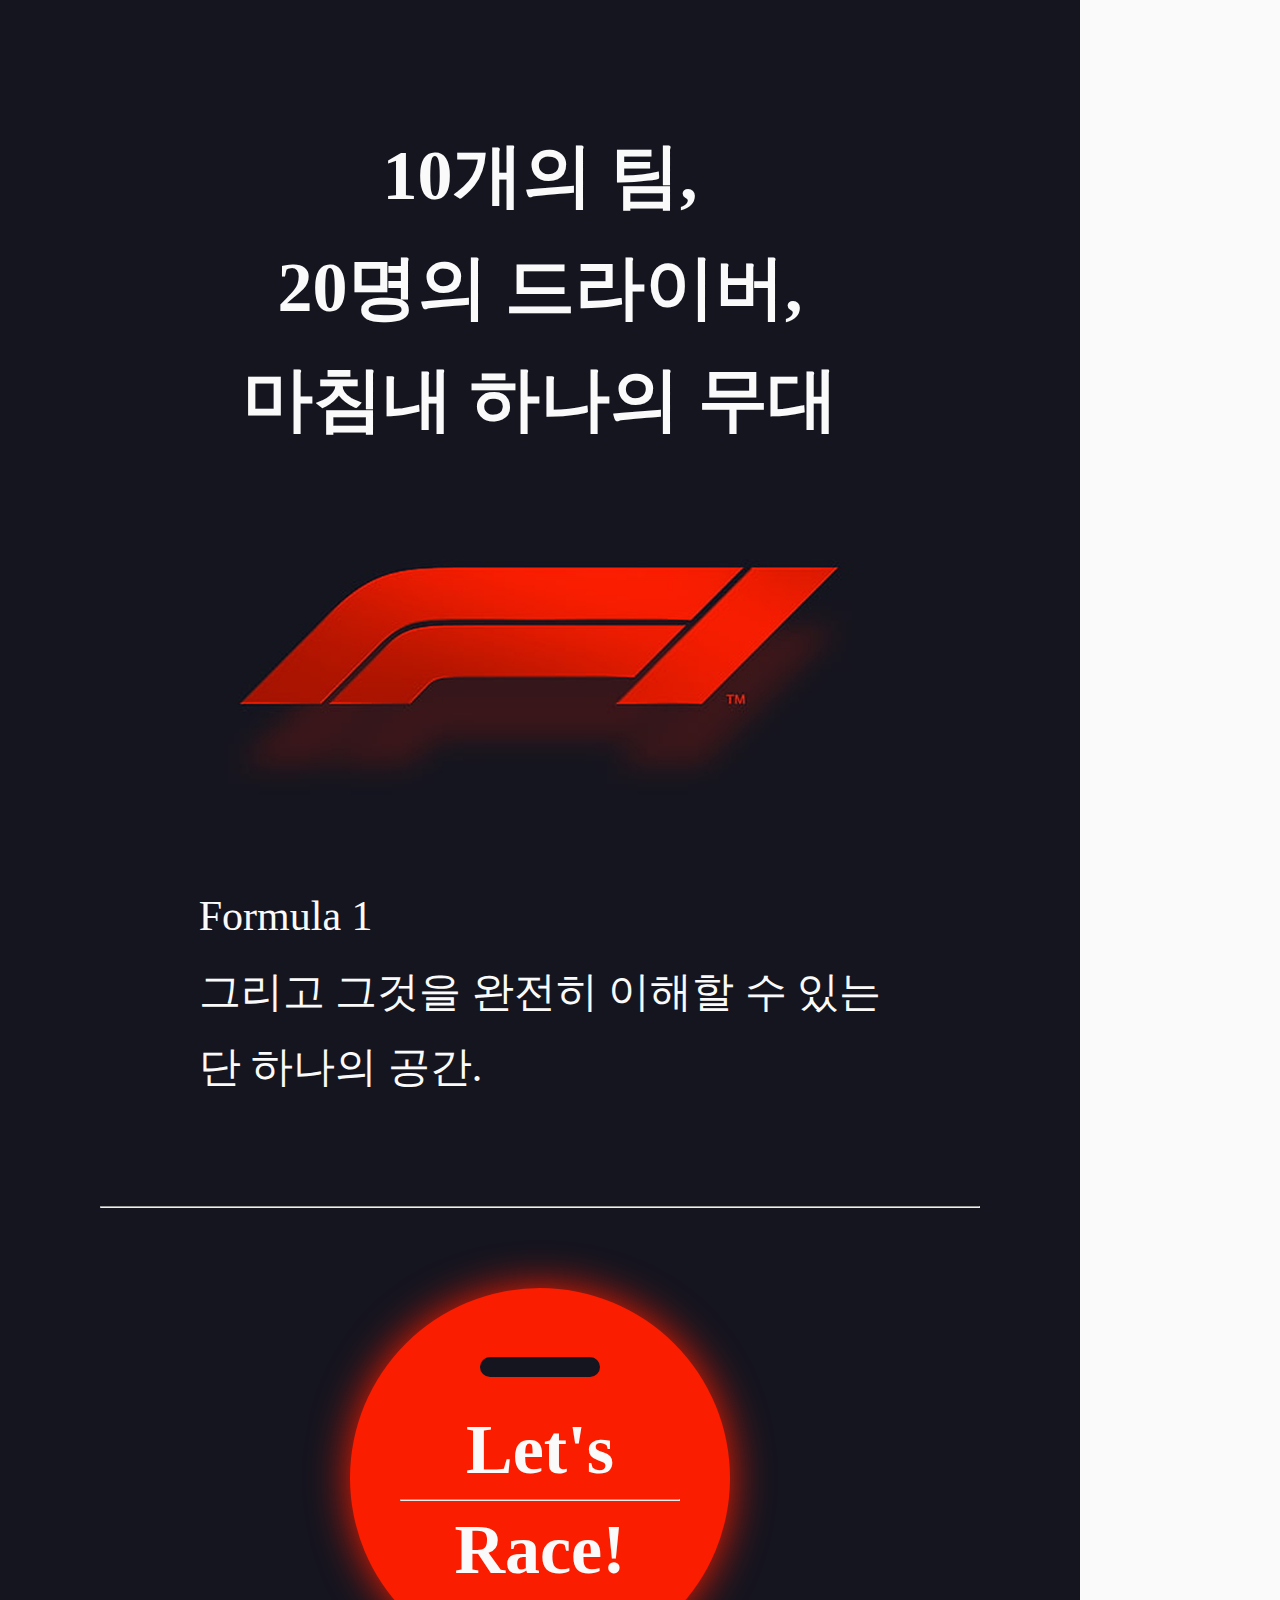
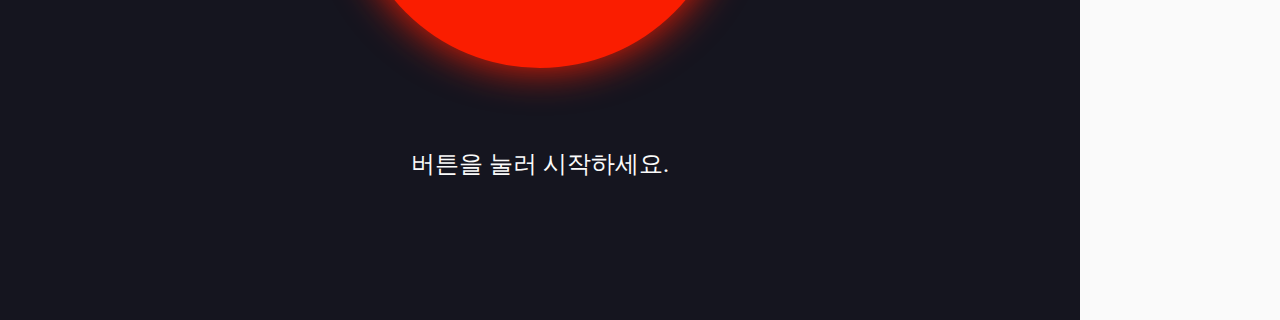
<file: index.html>
<!DOCTYPE html>
<html>
  <head>
    <title>Landing Page</title>
    <meta charset="UTF-8" />
    <link rel="preconnect" href="https://fonts.googleapis.com" />
    <link rel="preconnect" href="https://fonts.gstatic.com" crossorigin />
    <link
      href="https://fonts.googleapis.com/css2?family=Lexend:wght@100..900&family=Noto+Sans+KR:wght@100..900&family=Noto+Sans:ital,wght@0,100..900;1,100..900&family=Urbanist:ital,wght@0,100..900;1,100..900&display=swap"
      rel="stylesheet"
    />
    <link rel="stylesheet" type="text/css" href="style.css" />
  </head>
  <body>
    <div class="frame">
      <!-- 제목 영역 -->
      <div class="title-container">
        <p class="landing-title">
          10개의 팀,<br />
          20명의 드라이버,<br />
          마침내 하나의 무대
        </p>
      </div>
      <!-- 로고 이미지 영역 -->
      <div class="logo-container"></div>
      <!-- 서브 타이틀 영역 -->
      <div class="landing-sub-title">
        <p>
          Formula 1<br />
          그리고 그것을 완전히 이해할 수 있는<br />
          단 하나의 공간.
        </p>
      </div>
      <hr class="landing-hr" />
      <!-- 버튼 영역 -->
      <div class="button-container">
        <a href="main.html" class="start-button">
          <div class="black-bar"></div>
          Let's<br />
          <hr />
          Race!
        </a>
        <p>버튼을 눌러 시작하세요.</p>
      </div>
    </div>
  </body>
</html>
</file>
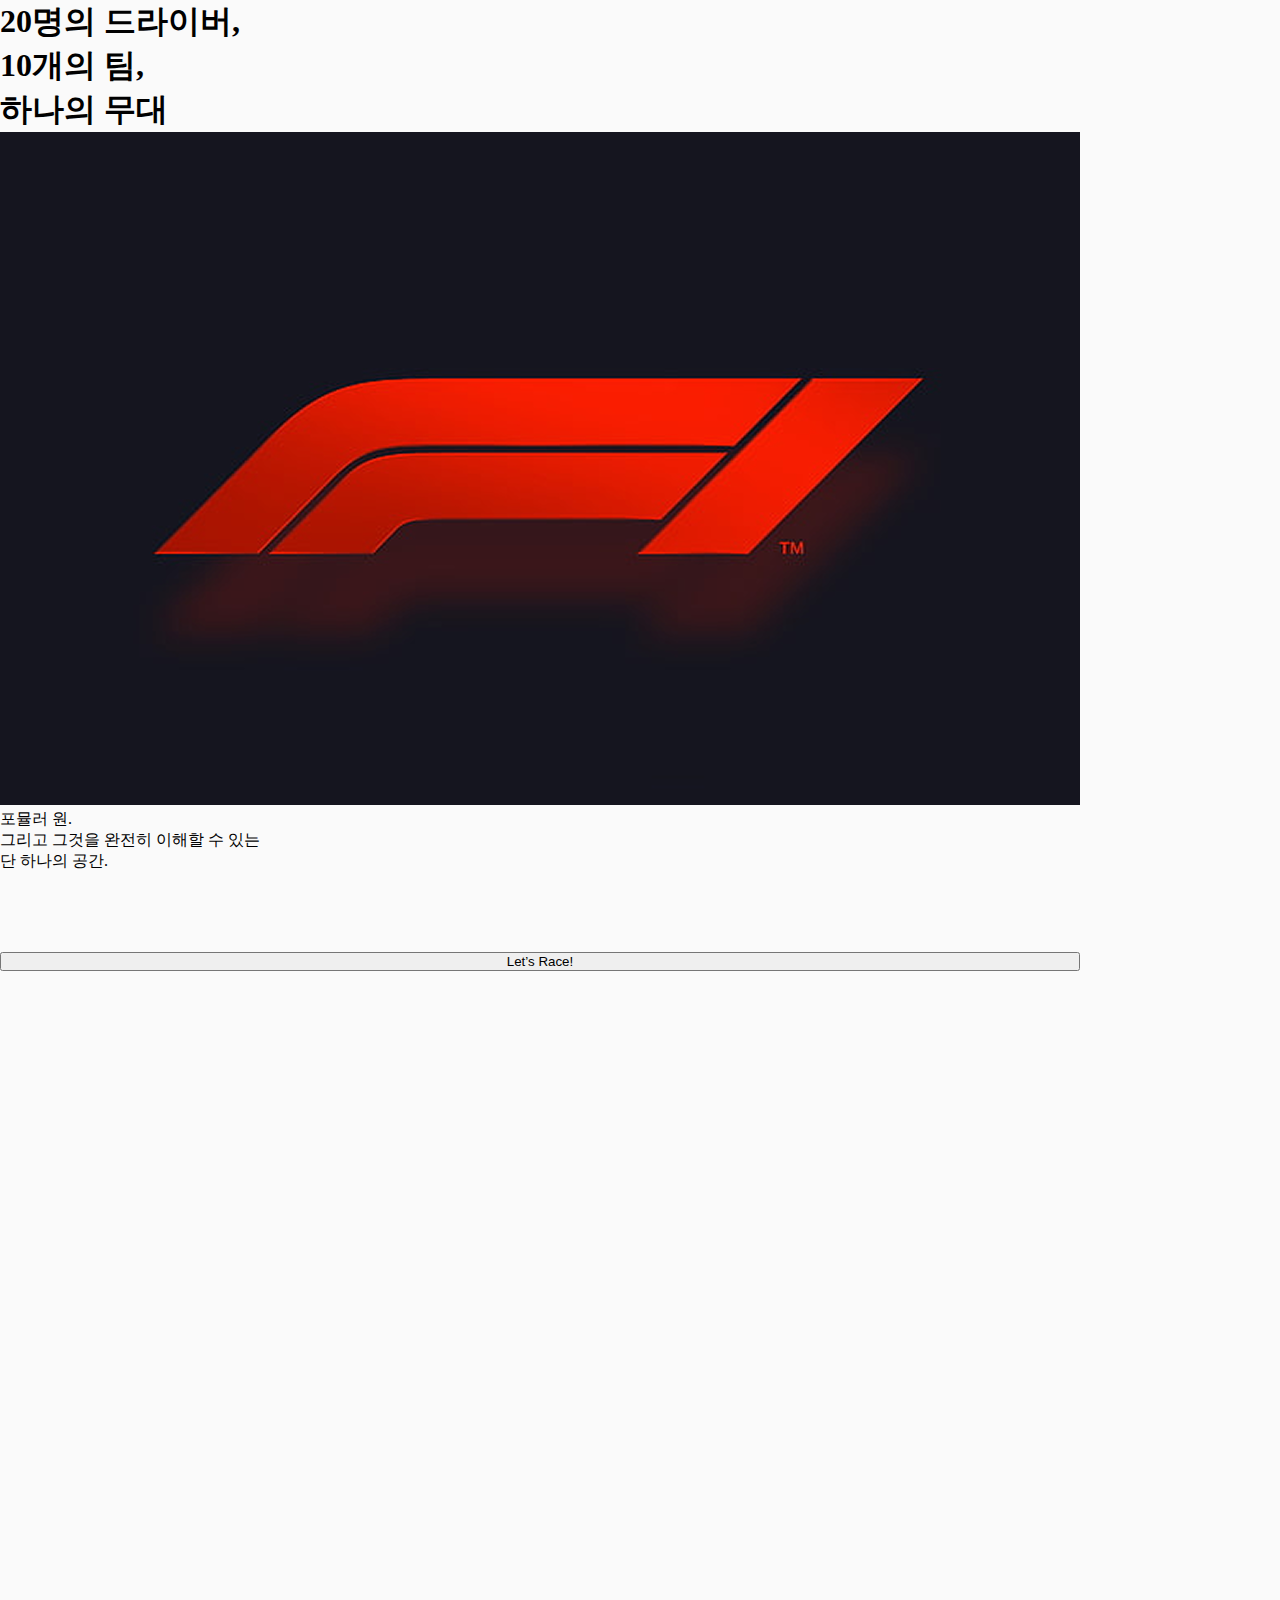
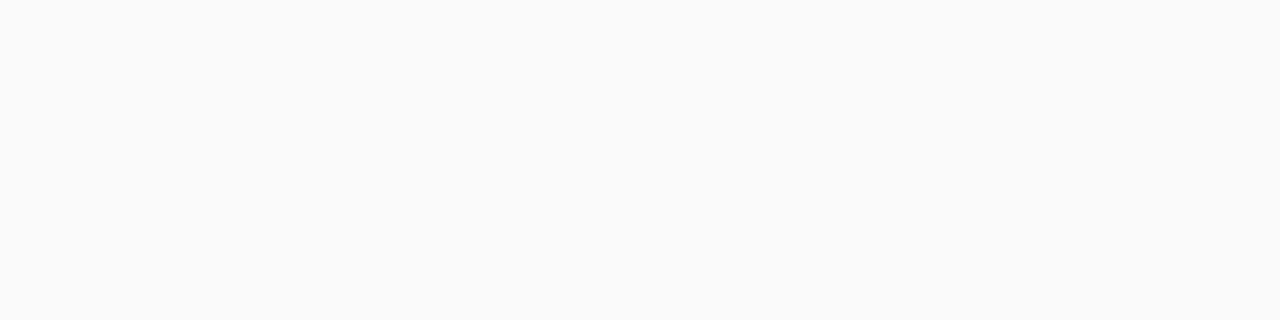
<file: Landing.html>
<!DOCTYPE html>
<html>
    <head>
        <title>Kiosk Langding Page</title>
        <meta charset="UTF-8">
        <link rel="preconnect" href="https://fonts.googleapis.com">
        <link rel="preconnect" href="https://fonts.gstatic.com" crossorigin>
        <link href="https://fonts.googleapis.com/css2?family=Lexend:wght@100..900&family=Noto+Sans+KR:wght@100..900&family=Noto+Sans:ital,wght@0,100..900;1,100..900&family=Urbanist:ital,wght@0,100..900;1,100..900&display=swap" rel="stylesheet">
        <link rel="stylesheet" type="text/css" href="style.css">
    </head>
    <body>
        <div class="landing-page">
            <div class="title">
                <h1>20명의 드라이버,<br>10개의 팀,<br>하나의 무대</h1>
            </div>
            <div class="logo">
                <img src="images/landing_image.png" alt="F1 Logo">
            </div>
            <div class="sub-title">
                <p>포뮬러 원.<br>그리고 그것을 완전히 이해할 수 있는<br>단 하나의 공간.</p>
            </div>
            <div class="button-container">
                <button class="race-button">Let’s Race!</button>
            </div>
        </div>
    </body>
    </html>
</file>
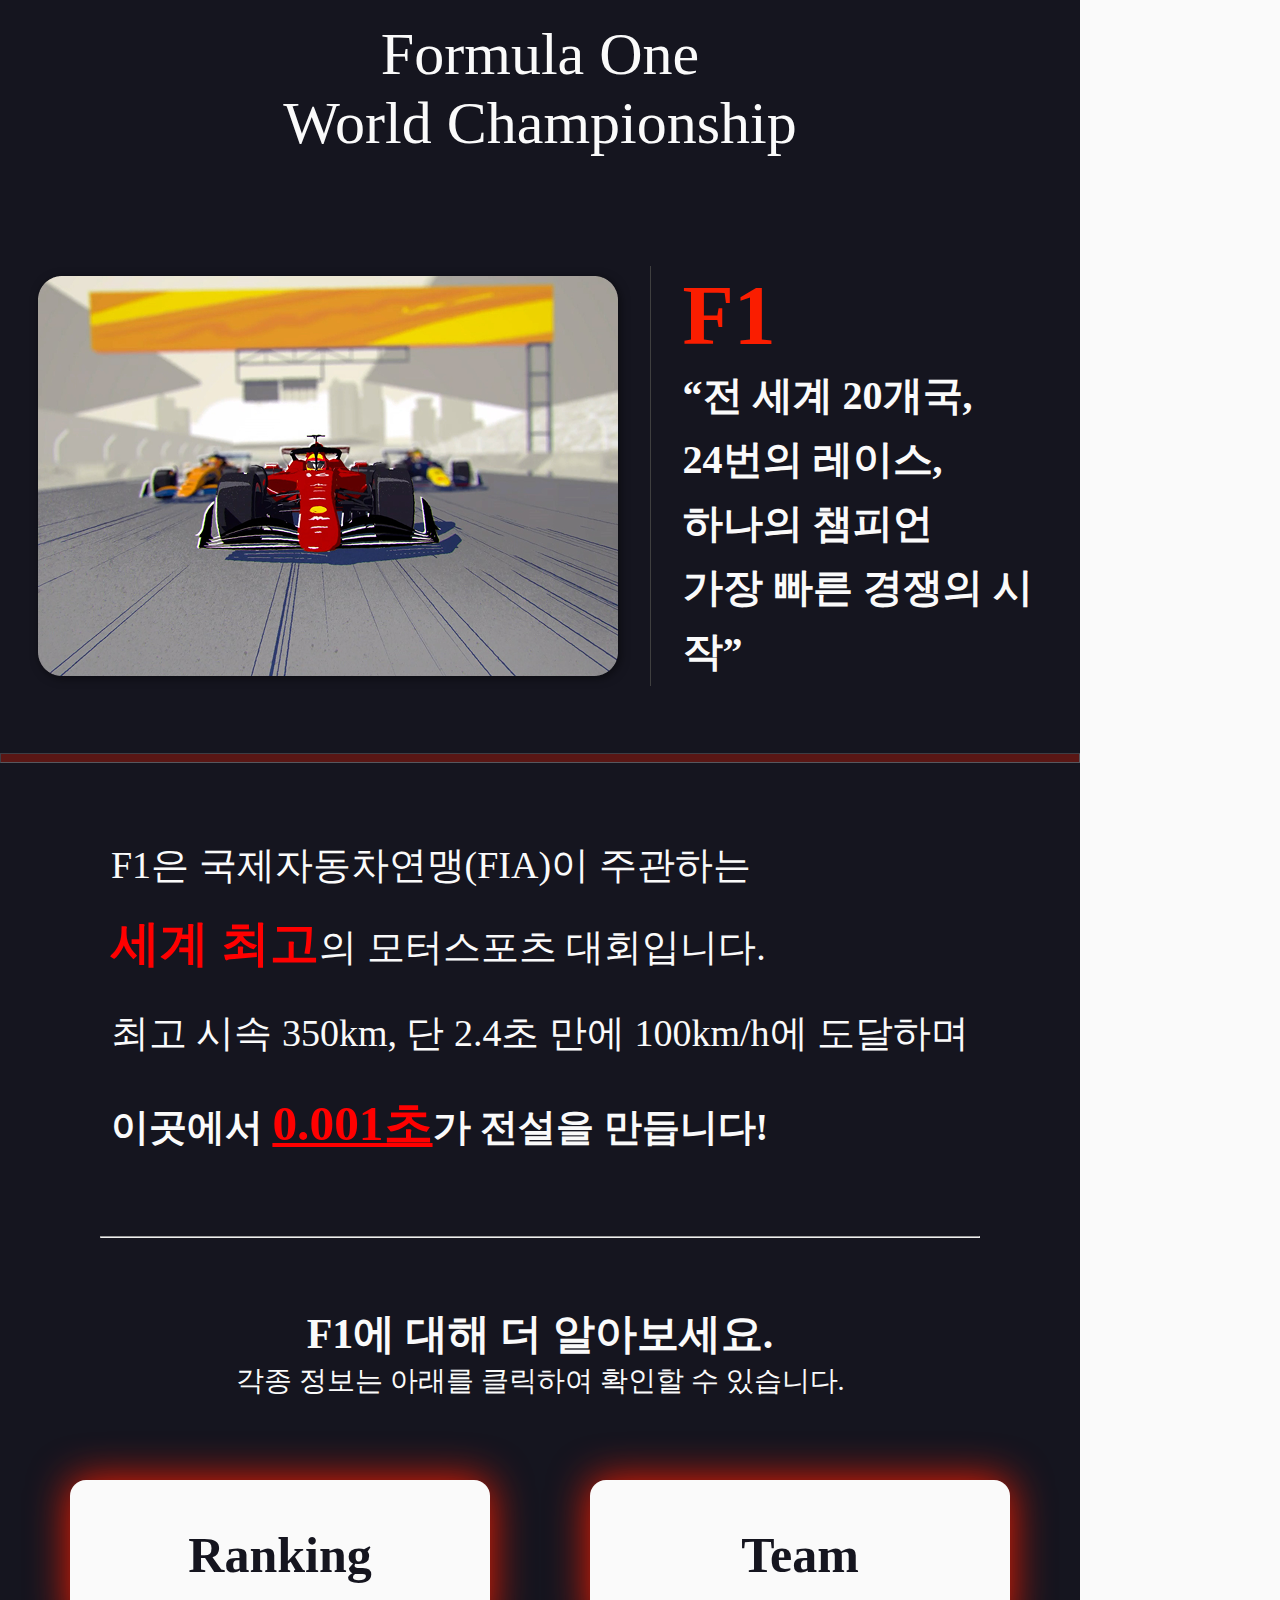
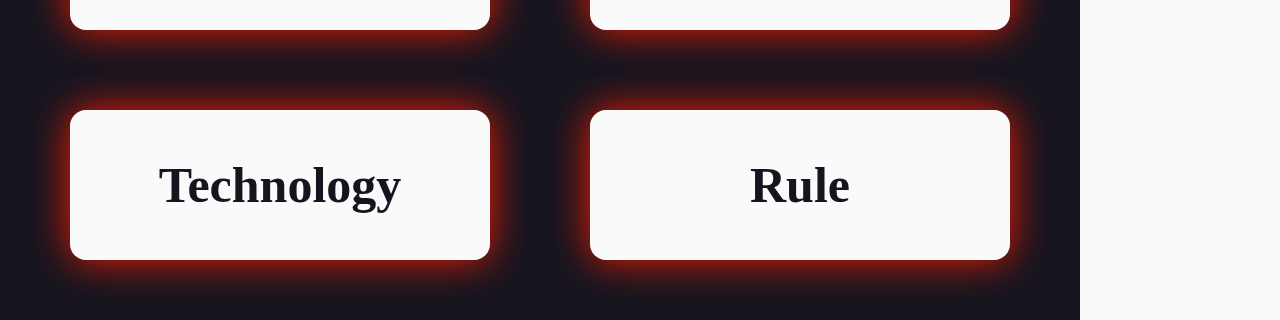
<file: main.html>
<!DOCTYPE html>
<html>
  <head>
    <title>Main Page</title>
    <meta charset="UTF-8" />
    <link rel="preconnect" href="https://fonts.googleapis.com" />
    <link rel="preconnect" href="https://fonts.gstatic.com" crossorigin />
    <link
      href="https://fonts.googleapis.com/css2?family=Lexend:wght@100..900&family=Noto+Sans+KR:wght@100..900&family=Noto+Sans:ital,wght@0,100..900;1,100..900&family=Urbanist:ital,wght@0,100..900;1,100..900&display=swap"
      rel="stylesheet"
    />
    <link rel="stylesheet" type="text/css" href="style.css" />
  </head>
</html>
<body>
  <div class="frame">
    <!-- 제목 영역 -->
    <div class="main-title-container">
      <h1 class="main-title">Formula One<br />World Championship</h1>
    </div>
    <!-- 이미지 및 설명 영역1 -->
    <div class="main-content">
      <div class="main-image"></div>
      <div class="vertical-line"></div>
      <div class="main-text-container">
        <h2 class="f1-label">F1</h2>
        <p class="main-text1">
          “전 세계 20개국,<br />24번의 레이스,<br />하나의 챔피언<br />가장 빠른
          경쟁의 시작”
        </p>
      </div>
    </div>
    <hr class="main-hr1">
    <!-- 설명 영역2 -->
    <div class="description">
        <p class="main-text">
          F1은 국제자동차연맹(FIA)이 주관하는<br />
          <span class="highlight">세계 최고</span>의 모터스포츠 대회입니다.
        </p>
        <p class="main-text2">
          최고 시속 350km, 단 2.4초 만에 100km/h에 도달하며
        </p>
        <p class="main-text3">
            이곳에서 <span class="highlight"><u>0.001초</u></span>가 전설을 만듭니다!
        </p>
      </div>
    <!-- 버튼 네비게이션 영역 -->
    <hr class="main-hr2">
    <div class="navigate-buttons">
      <h2>F1에 대해 더 알아보세요.</h2>
      <p>각종 정보는 아래를 클릭하여 확인할 수 있습니다.</p>
      <div class="button-grid">
        <a class="nav-button">Ranking</a>
        <a href="team.html" class="nav-button">Team</a>
        <a href="tec.html" class="nav-button">Technology</a>
        <a href="rule.html" class="nav-button">Rule</a>
      </div>
    </div>
  </div>
  <script src="scripts/timeout.js"></script>
</body>
</html>
</file>
<file: style.css>
/* Global */
* {
    margin: 0;
    padding: 0;
    box-sizing: border-box;
}

body {
    background-color: #fafafa;
    width: 1080px;
    height: 1920px;
}

.frame {
    width: 1080px;
    height: 1920px;
    margin: 0 auto;
    background-color: #15151f;
    color: #fafafa;
    display: flex;
    flex-direction: column;
    align-items: center;
    justify-content: space-between;
}

/* landing page */
.title-container {
    /*text-align: center;*/
    padding: 120px;
    margin-top:100px;
}

.landing-title {
    font-size: 70px;
    font-weight: 700;
    line-height: 1.6;
}

.logo-container {
    width: 840px;
    height: 420px;
    background-image: url("images/landing-image.png");
    background-repeat: no-repeat;
    background-position: center;
    background-size: cover;
    justify-content: center;
}

.landing-sub-title {
    padding: 80px 120px;
    /* text-align: center; */
    font-size: 42px;
    font-weight: 500;
    line-height: 1.8;
}

.landing-hr {
    width: 880px;
    height: 1px;
    background-color: #fafafa;
    margin: 20px auto;
}

.button-container {
    margin: 60px 0 40px 0;
    padding: 20px 0 40px 0;
    display: flex;
    flex-direction: column;
    justify-content: center;
}

.start-button {
    margin-top: -20px;
    display: flex;
    flex-direction: column;
    align-items: center;
    justify-content: center;
    width: 380px;
    height: 380px;
    border-radius: 50%;
    background-color: #fa1d00;
    color: #fafafa;
    font-size: 70px;
    font-weight: 600;
    text-align: center;
    text-decoration: none;
    line-height: 1.4;
    box-shadow: 0 0 40px #fa1d00;
    transition: all 0.3s;
}

.start-button hr {
    width: 280px;
    height: 1px;
    margin: 0 auto;
    background-color: #fafafa;
}

.black-bar {
    background-color: #15151f;
    width: 120px;
    height: 20px;
    border-radius: 48px;
    margin-bottom: 24px;
}

.start-button:active {
    transform: scale(0.8);
    box-shadow: 0 0 40px #fa1d00;
}

.button-container p {
    margin-top: 80px;
    text-align: center;
    margin-bottom: 60px;
    font-size: 24px;
    font-weight: 400;
}

/* main page */
.main-title {
    font-size: 60px;
    font-weight: 400;
    margin-top: 20px;
    margin-bottom: 20px;
    text-align: center;
}

.main-content {
    display: flex;
    flex-direction: row;
    gap: 12px;
    align-items: center;
}

.main-image {
    background-image: url("images/main-image.png");
    background-repeat: no-repeat;
    background-position: center;
    background-size: cover;
    justify-content: center;
    width: 580px;
    height: 400px;
    margin-left: 20px;
    border-radius: 16px;
    filter: drop-shadow(2px 2px 5px rgba(0, 0, 0, 0.5));
}

.vertical-line {
    width: 1px;
    height: 420px;
    background-color: #3f3f3f;
    margin: 0 20px;
}

.main-text-container {
    width: 380px;
}

.f1-label {
    color: #fa1d00;
    font-size: 84px;
    font-weight: 800;
}

.main-text1 {
    font-size: 40px;
    font-weight: 700;
    line-height: 1.6;
}

.main-hr1 {
    width: 100%;
    height: 10px;
    background-color: #fa1d00;
    opacity: 0.3;
    margin-top: -20px;
}

.main-hr2 {
    width: 880px;
    height: 1px;
    background-color: #fafafa;
    margin-top: -20px;
}

.description {
    /* text-align: center; */
    font-size: 38px;
    margin-top: -20px;
    line-height: 1.8;
}

.main-text2 {
    font-weight: 400;
    line-height: 2.4;
}

.main-text3 {
    font-weight: 800;
}

.highlight {
    color: red;
    font-size: 1.3em;
    font-weight: bold;

}

.navigate-buttons {
    margin-top: -20px;
    text-align: center;
    font-size: 28px;
}

.button-grid {
    display: grid;
    grid-template-columns: repeat(2, 420px);
    grid-row-gap: 20px;
    grid-column-gap: 100px;
    justify-content: center;
    margin-top: 80px;
}

.nav-button {
    display: flex;
    align-items: center;
    justify-content: center;
    height: 150px;
    margin-bottom: 60px;
    background-color: #fafafa;
    color: #15151f;
    font-size: 50px;
    font-weight: 800;
    border-radius: 16px;
    text-decoration: none;
    box-shadow: 0 0 40px #fa1d00;
    transition: all 0.3s;
}

.nav-button:active {
    transform: scale(0.9);
    background-color: #fa1d00;
    opacity: 0.8;
    color: #fafafa;
    box-shadow: 0 0 40px #fa1d00;
}

/* rule page */
.title-container {
    background-color: #15151f;
    color: #fafafa;
    padding: 20px;
    text-align: center;
    display: flex;
    flex-direction: row;
    align-items: center;
    justify-content: space-between;
    position: relative;
}

.back-button {
    background-image: url("images/back.png");
    background-repeat: no-repeat;
    background-position: center;
    background-size: cover;
    width: 100px;
    height: 100px;
    z-index: 1;
}

.header-info-box {
    position: relative;
    text-align: left;
    color: #fafafa;
    font-size: 20px;
    line-height: 2.4;
}

.date-time-row,
.timer-line {
    display: block;
}

.next-game {
    font-weight: 600;
    margin-right: 4px;
}

.timer-row {
    font-weight: bold;
    font-size: 24px;
    color: #fa1d00;
    margin-left: 2px;
}

.tab-nav {
    display: flex;
    justify-content: center;
}

.tab-container {
    position: relative;
    display: flex;
    border-radius: 999px;
    padding: 10px 40px;
    margin: 30px auto;
    width: 860px;
    justify-content: space-between;
    align-items: center;
    overflow: hidden;
}

.tab {
    position: relative;
    z-index: 1;
    cursor: pointer;
    color: #2B2B2B;
    font-weight: 600;
    font-size: 26px;
    text-decoration: none;
    padding: 10px 20px;
    transition: color 0.3s ease;
}

.tab:hover {
    color: #fa1d00;
}

.tab.active {
    color: #fafafa;
}


.tab-indicator {
    position: absolute;
    height: 100%;
    top: 0;
    background-color: #15151f;
    border-radius: 999px;
    z-index: 0;
}

.rule-hr {
    width: 880px;
    height: 1px;
    background-color: #15151f;
    margin: 10px auto;
}

.rule-title {
    text-align: center;
}

.rule-title h1 {
    font-size: 60px;
    font-weight: 800;
    margin-bottom: 20px;
}

.rule-title p {
    font-size: 32px;
}

.card-wrapper {
    display: flex;
    justify-content: center;
    align-items: center;
    position: relative;
    height: 520px;
    gap: 24px;
    margin-top: 48px;
    overflow: hidden;
    margin-bottom: 60px;
}

.card {
    width: 300px;
    height: 95%;
    border-radius: 16px;
    background-color: white;
    box-shadow: 0 0 12px rgba(0, 0, 0, 0.1);
    transition: transform 0.5s ease, opacity 0.5s ease;
    opacity: 0.4;
    transform: scale(0.85);
    z-index: 1;
}

.card:hover {
    transform: scale(1.05);
    box-shadow: 0 12px 24px rgba(0, 0, 0, 0.2);
}

.card img {
    width: 100%;
    height: 200px;
    object-fit: cover;
}

.card h3 {
    font-size: 36px;
    margin: 16px 20px 18px;
    color: #15151f;
    font-weight: 700;
}

.card ul {
    margin: 0 20px 20px;
    padding-left: 20px;
    color: #333;
    font-size: 24px;
    font-weight: 600;
    line-height: 1.6;
}

.card ul li {
    margin-bottom: 6px;
}

.card.active {
    opacity: 1;
    transform: scale(1);
    z-index: 3;
}

.card.left,
.card.right {
    opacity: 0.6;
    transform: scale(0.9);
    z-index: 2;
}

.card:not(.active):not(.left):not(.right) {
    display: none;
}

.rec {
    text-align: center;
    padding: 20px;
    font-size: 36px;
    margin: 30px;
}

.rule-vid {
    position: relative;
    width: 1080px;
    height: auto;
    object-fit: cover;
}

/* team page */
.team-section {
    display: flex;
    justify-content: center;
    align-items: center;
    gap: 40px;
}

.team-head {
    text-align: center;
}

.team-title {
    font-size: 60px;
    font-weight: 800;
}

.team-desc {
    font-size: 28px;
    margin-top: 18px
}

.team-content-wrapper {
    display: flex;
    flex-direction: column;
    align-items: center;
    gap: 24px;
}

.nav-arrow {
    width: 40px;
    height: 100px;
    cursor: pointer;
    transition: opacity 0.2s ease;
}

.nav-arrow:active {
    transform: scale(0.85);
    box-shadow: 0 0 8px #a3a3a3;
    transition: all 0.2 ease;
}

.team-logo {
    width: 100px;
    height: 100px;
    margin: 30px 12px 8px 80px;
    object-fit: contain;
}

.team-header {
    display: flex;
    align-items: center;
    gap: 20px;
    margin-bottom: 30px;
}

.team-name {
    margin: 24px 0 0 0;
    font-size: 60px;
    font-weight: 700;
}

.team-feed {
    display: flex;
    flex-direction: column;
    align-items: center;
    gap: 24px;
}

.driver-row {
    display: flex;
    gap: 24px;
    align-items: center;
}

.driver-photo {
    width: 280px;
    border-radius: 12px;
    object-fit: cover;
}

.team-vertical-line {
    width: 1px;
    height: 200px;
    background-color: #3f3f3f;
}

.car-photo {
    width: 720px;
    object-fit: contain;
}

.indicator-container {
    display: flex;
    justify-content: center;
    gap: 10px;
    margin-top: 12px;
}

.indicator-dot {
    width: 16px;
    height: 16px;
    background-color: #bbb;
    border-radius: 50%;
    opacity: 0.4;
    transition: all 0.3s ease;
}

.indicator-dot.active {
    background-color: #fa1d00;
    opacity: 1;
    transform: scale(1.3);
}

.team-description {
    display: flex;
    flex-direction: column;
    justify-content: flex-start;
    align-items: flex-start;
    background-color: #ffffff;
    box-shadow: 0 4px 18px rgba(0, 0, 0, 0.2);
    border-radius: 16px;
    text-align: left;
    margin-top: 20px;
    color: #333;
    width: 800px;
    padding: 30px 60px;
    gap: 12px;
}

.team-description u {
    margin: 0 auto;
}

.team-bio {
    font-size: 48px;
    font-weight: 700;
    line-height: 1.4;
}

.team-drivers {
    margin-top: 30px;
    font-size: 36px;
    font-weight: 500;
    font-weight: 500;
    margin-bottom: 40px;
}

.team-win {
    font-size: 50px;
    font-weight: bold;
    line-height: 1.4;
    min-height: 30px;
}

.team-tags {
    color: #868686;
    font-size: 36px;
    font-weight: bold;
    line-height: 1.4;
    word-break: break-word;
}

.support-button {
    display: block;
    margin: 12px auto;
    padding: 20px 24px;
    width: 600px;
    font-size: 48px;
    text-align: center;
    font-weight: 600;
    background-color: #15151f;
    color: #fafafa;
    border-radius: 16px;
    text-decoration: none;
    transition: all 0.3s ease;
}

.support-button:active {
    transform: scale(0.85);
    background-color: #ff7c7c;
}

/* tec page */
.tech-section {
    display: flex;
    flex-direction: column;
    align-items: center;
}

.tech-title {
    font-size: 60px;
    font-weight: 800;
    text-align: center;
    margin-bottom: 10px;
    color: #15151f;
}

.tech-desc {
    text-align: center;
    font-size: 28px;
    color: #333;
    margin: 20px 0;
    line-height: 1.6;
}

.tec-hr {
    width: 880px;
    height: 1px;
    background-color: #fafafa;
    margin: 20px auto;
}

.tec-vid {
    position: relative;
    width: 1080px;
    height: auto;
    object-fit: cover;
    margin: 30px;
}

.btn-desc {
    text-align: center;
    font-size: 32px;
    font-weight: 500;
    margin: 20px auto;
}

.tech-card-grid {
    display: grid;
    margin-top: 20px;
    grid-template-columns: repeat(2, 1fr);
    gap: 40px;
    height: 320px;
    border-radius: 24px;
    justify-items: center;
    align-items: center;

}

.tech-card {
    width: 420px;
    height: 120px;
    font-size: 32px;
    font-weight: bold;
    background-color: #15151f;
    color: #fafafa;
    border: 3px solid #f2ff00;
    border-radius: 12px;
    cursor: pointer;
    transition: transform 0.3s ease;
}

.tech-card:active {
    transform: scale(0.95);
}

.overlay {
    position: absolute;
    top: 0;
    left: 0;
    width: 1080px;
    height: 1920px;
    background-color: rgba(21, 21, 31, 0.9);
    display: none;
    align-items: center;
    justify-content: center;
    z-index: 1000;
}

.overlay.show {
    display: flex;
}

.overlay-inner {
    width: 900px;
    background-color: #ffffff;
    border-radius: 20px;
    padding: 40px;
    text-align: center;
}

.overlay-inner h2 {
    font-size: 50px;
    margin-bottom: 30px;
    color: #15151f;
}

.overlay-inner p {
    font-size: 32px;
    font-weight: 600;
    line-height: 1.8;
    color: #333;
}

.overlay-hint {
    font-size: 16px;
    margin-top: 28px;
    color: #999;
}

.overlay-image {
    width: 520px;
    height: auto;
    border-radius: 12px;
    margin-bottom: 36px;
    box-shadow: 0 4px 16px rgba(0, 0, 0, 0.25);
}
</file>
